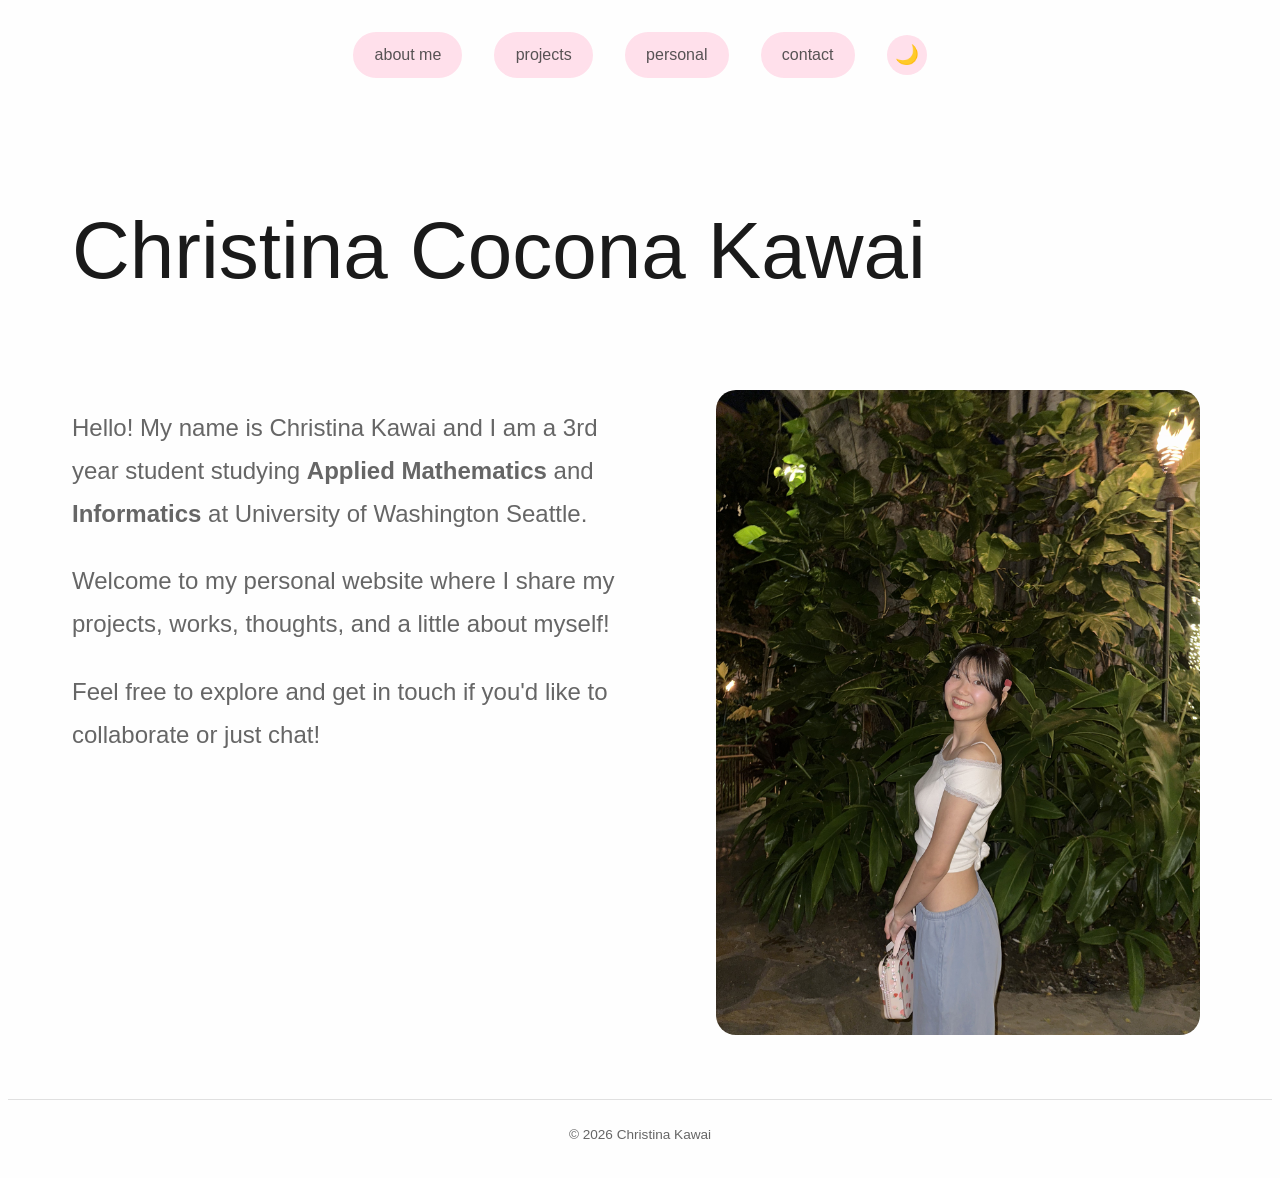
<file: index.html>
<!DOCTYPE html>
<html lang="en">
<head>
  <meta charset="UTF-8" />
  <meta name="viewport" content="width=device-width, initial-scale=1.0" />
  <title>Christina Kawai</title>

  <!-- This line links your CSS file to this HTML file -->
  <link rel="stylesheet" href="style.css" />
  <link rel="icon" type="image/png" sizes="64x64" href="img/logo2.png">
</head>
<body>


  <!-- ── TOP NAV BUTTONS ─────────────────────────── -->
  <nav class="top-nav">
    <a href="aboutMe.html" class="nav-pill">about me</a>
    <a href="projects.html" class="nav-pill">projects</a>
    <a href="personal.html" class="nav-pill">personal</a>
    <a href="contact.html" class="nav-pill">contact</a>
    
    <!-- Dark mode toggle -->
    <button class="theme-toggle" id="theme-toggle" aria-label="Toggle dark mode">
      <span id="theme-icon">🌙</span>
    </button>
  </nav>

  <!-- ── MAIN CONTENT ───────────────────────────── -->
  <main class="hero-container">
    
    <!-- Sliding name animation -->
    <div class="sliding-name-container">
      <h1 class="sliding-name" id="sliding-name">Christina Cocona Kawai</h1>
    </div>

    <!-- Content area with text and picture -->
    <div class="content-grid">
      
      <!-- Left side: text content -->
      <div class="text-content">
        <p>Hello! My name is Christina Kawai and I am a 3rd year student studying
          <strong>Applied Mathematics</strong> and <strong>Informatics</strong> at University of Washington Seattle.
        </p>
        <p>Welcome to my personal website where I share my projects, works, thoughts, and a little about myself!</p>
        <p>Feel free to explore and get in touch if you'd like to collaborate or just chat!</p>
      </div>

      <!-- Right side: picture -->
      <div class="picture-box">
        <img src="img/personal.jpg" alt="Picture of me (Christina)!" />
      </div>

    </div>
  </main>

  <footer>
    © 2026 Christina Kawai
  </footer>

  <script src="script.js"></script>
  <script src="cursor-trail.js"></script>

</body>
</html>
</file>
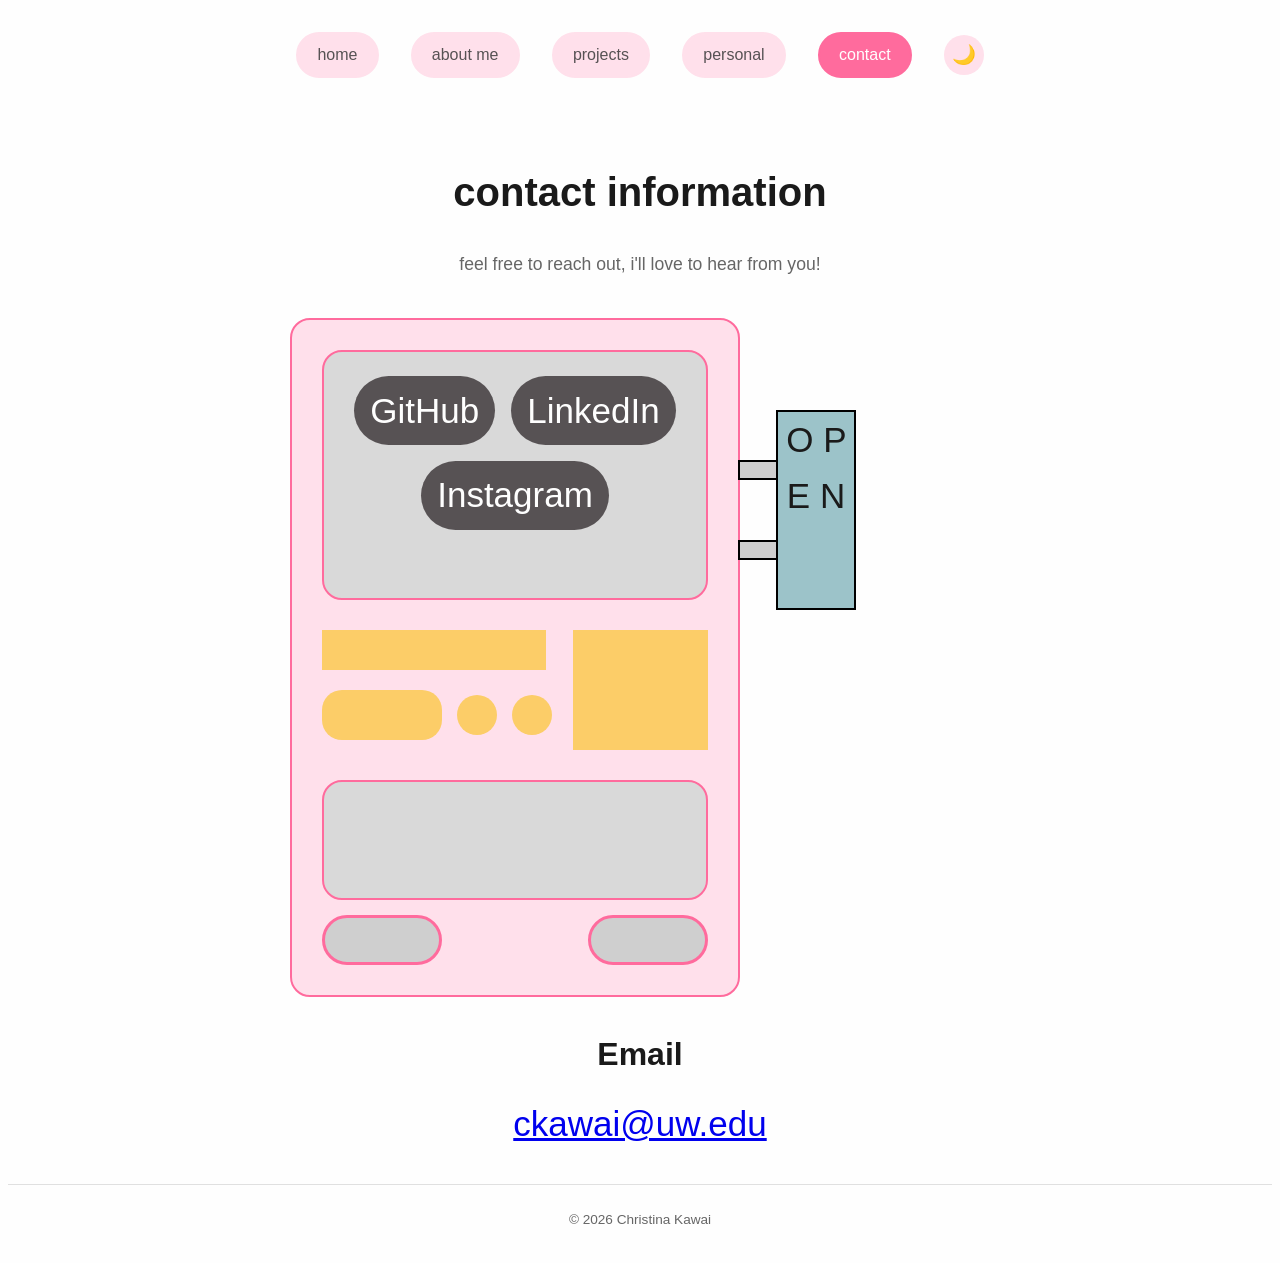
<file: contact.html>
<!DOCTYPE html>
<html lang="en" data-theme="light">
<head>
  <meta charset="UTF-8" />
  <meta name="viewport" content="width=device-width, initial-scale=1.0" />
  <title>Contact - Christina Kawai</title>
  <link rel="stylesheet" href="style.css" />
  <link rel="icon" type="image/png" sizes="64x64" href="img/logo.png">
</head>
<body>

  <nav class="top-nav">
    <a href="index.html" class="nav-pill">home</a>
    <a href="about.html" class="nav-pill">about me</a>
    <a href="projects.html" class="nav-pill">projects</a>
    <a href="personal.html" class="nav-pill">personal</a>
    <a href="contact.html" class="nav-pill active">contact</a>
    <button class="theme-toggle" id="theme-toggle">
      <span id="theme-icon">🌙</span>
    </button>
  </nav>

  <main class="page-content contact-page">
    <h1 class="page-title">contact information</h1>
    <p class="subtitle">feel free to reach out, i'll love to hear from you!</p>

    <div class="contact-box">
      <div class="vending-machine">
        <div class="top-screen">
          <div class="contact-links">
            <a href="https://github.com/christinakawai" target="_blank">GitHub</a>
            <a href="https://www.linkedin.com/in/christina-kawai/" target="_blank">LinkedIn</a>
            <a href="https://www.instagram.com/christinakawai/" target="_blank">Instagram</a>
          </div>
        </div>

        <div class="controls">
          <div class="display"></div>

          <div class="right-panel"></div>

          <div class="button-row">
            <div class="long-button"></div>
            <div class="small-button"></div>
            <div class="small-button"></div>
          </div>
        </div>

        <div class="bottom-slot"></div>

        <!-- Feet -->
        <div class="feet">
          <div class="foot"></div>
          <div class="foot"></div>
        </div>
        
        <div class="connector top-connector"></div>
        <div class="connector bottom-connector"></div>
        <div class="side-handle">
          <a>O</a>
          <a>P</a>
          <a>E</a>
          <a>N</a>
        </div>

      </div>
    </div>
        <h3>Email</h3>
        <a href="mailto:ckawai@uw.edu" class="contact-email">ckawai@uw.edu</a>
  </main>

  <footer>© 2026 Christina Kawai</footer>
  <script src="script.js"></script>
  <script src="cursor-trail.js"></script>

</body>
</html>
</file>
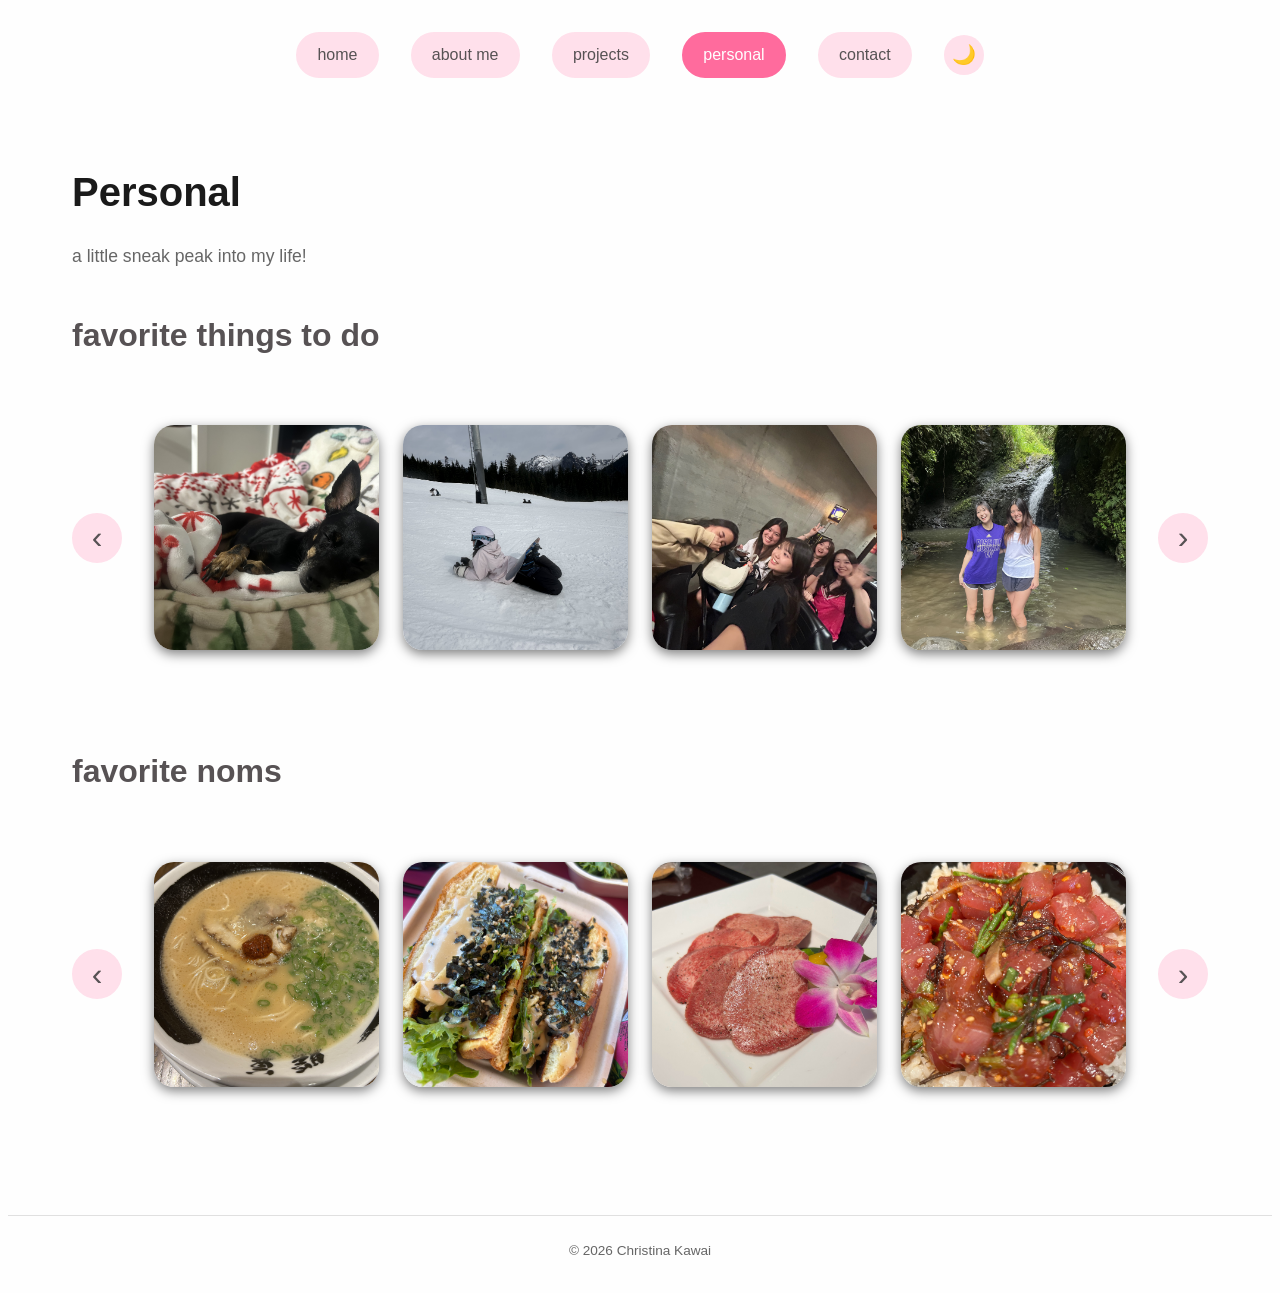
<file: personal.html>
<!DOCTYPE html>
<html lang="en" data-theme="light">
<head>
  <meta charset="UTF-8" />
  <meta name="viewport" content="width=device-width, initial-scale=1.0" />
  <title>Personal - Christina Kawai</title>
  <link rel="stylesheet" href="style.css" />
  <link rel="stylesheet" href="personal.css" />
  <link rel="icon" type="image/png" sizes="64x64" href="img/logo.png">
</head>
<body>

  <nav class="top-nav">
    <a href="index.html" class="nav-pill">home</a>
    <a href="aboutMe.html" class="nav-pill">about me</a>
    <a href="projects.html" class="nav-pill">projects</a>
    <a href="personal.html" class="nav-pill active">personal</a>
    <a href="contact.html" class="nav-pill">contact</a>
    <button class="theme-toggle" id="theme-toggle">
      <span id="theme-icon">🌙</span>
    </button>
  </nav>

  <main class="page-content">
    <h1 class="page-title">Personal</h1>
    <p class="subtitle">a little sneak peak into my life!</p>

    <section class="carousel-section">
      <h2 class="section-heading">favorite things to do</h2>
      
      <div class="carousel-container">
        <button class="carousel-btn prev" onclick="moveFavorites(-1)">‹</button>
        
        <div class="carousel-track" id="favorites-track">
          
          <!-- Item 1 -->
          <div class="carousel-item">
            <img src="img/kiki.jpg" alt="Favorite thing 1 (my dog named Kiki)" />
            <div class="hover-overlay">
              <p>hanging out with my lovely dog kiki (named after the cat from 
                kiki's delivery service).
              </p>
            </div>
          </div>

          <!-- Item 2 -->
          <div class="carousel-item">
            <img src="img/snowboard.jpg" alt="Favorite thing 2 (snowboarding)" />
            <div class="hover-overlay">
              <p>ever since moving to washington, i picked up a new hobby of snowboarding!</p>
            </div>
          </div>

          <!-- Item 3 -->
          <div class="carousel-item">
            <img src="img/friends.jpg" alt="Favorite thing 3 (hanging out with friends)" />
            <div class="hover-overlay">
              <p>hanging out with my friends from home.</p>
            </div>
          </div>

          <!-- Item 4 -->
          <div class="carousel-item">
            <img src="img/hiking.jpg" alt="Favorite thing 4 (hiking)" />
            <div class="hover-overlay">
              <p>growing up in Hawai'i, i did a lot of hiking!</p>
            </div>
          </div>

          <!-- Item 5 -->
          <div class="carousel-item">
            <img src="img/bunny.JPG" alt="Favorite thing 5 (bunny)" />
            <div class="hover-overlay">
              <p>Taking pictures of cute animals around campus.</p>
            </div>
          </div>

          <!-- Item 6 -->
          <div class="carousel-item">
            <img src="img/skating.jpg" alt="Favorite thing 6 (skating)" />
            <div class="hover-overlay">
              <p>I love to go ice skating!</p>
            </div>
          </div>

        </div>

        <button class="carousel-btn next" onclick="moveFavorites(1)">›</button>
      </div>
    </section>

    <!-- FAVORITE FOODS SECTION -->
    <section class="carousel-section">
      <h2 class="section-heading">favorite noms</h2>
      
      <div class="carousel-container">
        <button class="carousel-btn prev" onclick="moveFoods(-1)">‹</button>
        
        <div class="carousel-track" id="foods-track">
          
          <!-- Food 1 -->
          <div class="carousel-item">
            <img src="img/ramen.jpg" alt="Favorite food 1 )" />
            <div class="hover-overlay">
              <p>Ramen Danbo</p>
              <p>Seattle, WA</p>
              <p>I can eat 4 servings in one setting! (no joke)</p>
            </div>
          </div>

          <!-- Food 2 -->
          <div class="carousel-item">
            <img src="img/maui.JPG" alt="Favorite food 2 (ahi sandwich)" />
            <div class="hover-overlay">
              <p>Tobi's Poke and Shave Ice</p>
              <p>Maui, HI</p>
              <p>Best ahi sandwich I ever had!</p>
            </div>
          </div>

          <!-- Food 3 -->
          <div class="carousel-item">
            <img src="img/jojoen.jpg" alt="Favorite food 3 (jojoen yakiniku)" />
            <div class="hover-overlay">
              <p>Jojoen</p>
              <p>Yokohama, Japan</p>
              <p>Japanese style BBQ (Yakiniku) with best quality meats!</p>
            </div>
          </div>

          <!-- Food 4 -->
          <div class="carousel-item">
            <img src="img/poke.JPG" alt="Favorite food 4 (poke bowl)" />
            <div class="hover-overlay">
              <p>Ohana Poke House</p>
              <p>Honolulu, HI</p>
              <p>The spicy shoyu poke bowls are my favorite!</p>
            </div>
          </div>

          <!-- Food 5 -->
          <div class="carousel-item">
            <img src="img/tonkatsu.JPG" alt="Favorite food 5 (tonkatsu)" />
            <div class="hover-overlay">
              <p>Saku</p>
              <p>Vancouver, Canada</p>
              <p>Hire Katsu from Saku is honestly Japan quality!</p>
            </div>
          </div>

          <!-- Food 6 -->
          <div class="carousel-item">
            <img src="img/bingsu.jpg" alt="Favorite food 6 (bingsu)" />
            <div class="hover-overlay">
              <p>Sulbing</p>
              <p>Seoul, Korea</p>
              <p>One of the best bingsu I've ever tried!</p>
            </div>
          </div>

        </div>

        <button class="carousel-btn next" onclick="moveFoods(1)">›</button>
      </div>
    </section>

  </main>

  <footer>© 2026 Christina Kawai</footer>

  <script src="script.js"></script>
  <script src="personal.js"></script>
  <script src="cursor-trail.js"></script>

</body>
</html>
</file>
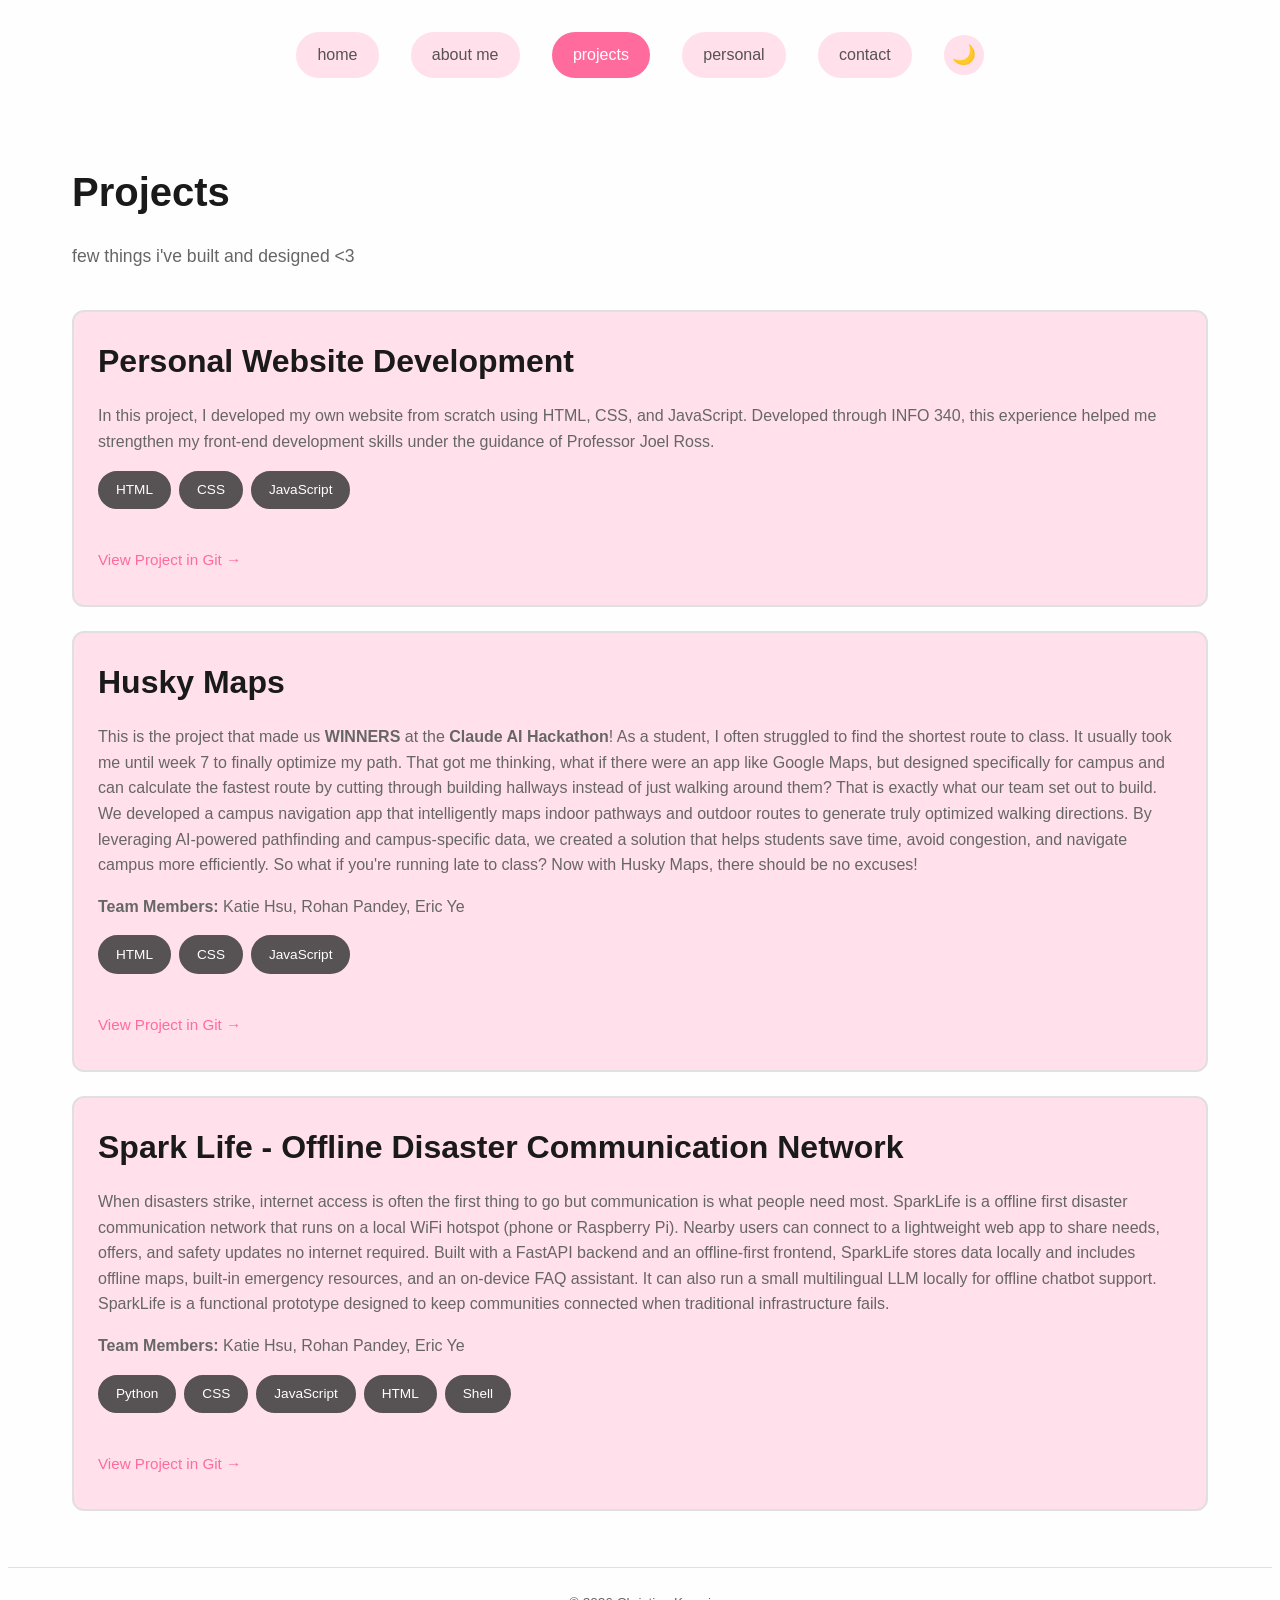
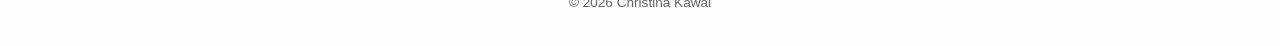
<file: projects.html>
<!DOCTYPE html>
<html lang="en" data-theme="light">
<head>
  <meta charset="UTF-8" />
  <meta name="viewport" content="width=device-width, initial-scale=1.0" />
  <title>Projects - Christina Kawai</title>
  <link rel="stylesheet" href="style.css" />
  <link rel="icon" type="image/png" sizes="64x64" href="img/logo.png">
</head>
<body>

  <nav class="top-nav">
    <a href="index.html" class="nav-pill">home</a>
    <a href="aboutMe.html" class="nav-pill">about me</a>
    <a href="projects.html" class="nav-pill active">projects</a>
    <a href="personal.html" class="nav-pill">personal</a>
    <a href="contact.html" class="nav-pill">contact</a>
    <button class="theme-toggle" id="theme-toggle">
      <span id="theme-icon">🌙</span>
    </button>
  </nav>

  <main class="page-content">
    <h1 class="page-title">Projects</h1>
    <p class="subtitle">few things i've built and designed <3 </p>

    <div class="project-card">
      <h3>Personal Website Development</h3>
      <p>In this project, I developed my own website from scratch using HTML, CSS, and JavaScript.
        Developed through INFO 340, this experience helped me strengthen my front-end development 
        skills under the guidance of Professor Joel Ross.
      </p>

      <div class="project-tags">
        <span class="tag">HTML</span>
        <span class="tag">CSS</span>
        <span class="tag">JavaScript</span>
      </div>
      <a href="https://github.com/christinakawai/personal-website.git" class="project-link">View Project in Git →</a>
    </div>

    <div class="project-card">
      <h3>Husky Maps</h3>
      <p>This is the project that made us <strong>WINNERS</strong> at the <strong>Claude AI Hackathon</strong>! As a student, 
        I often struggled to find the shortest route to class. It usually took me until week 7 to finally optimize my path. 
        That got me thinking, what if there were an app like Google Maps, but designed specifically for campus and can calculate the 
        fastest route by cutting through building hallways instead of just walking around them? That is exactly 
        what our team set out to build. We developed a campus navigation app that intelligently maps indoor 
        pathways and outdoor routes to generate truly optimized walking directions. By leveraging AI-powered 
        pathfinding and campus-specific data, we created a solution that helps students save time, avoid congestion, 
        and navigate campus more efficiently. So what if you're running late to class? Now with Husky Maps, there
        should be no excuses!
      </p>
      <p>
        <strong>Team Members:</strong> Katie Hsu, Rohan Pandey, Eric Ye
      </p>
      <div class="project-tags">
        <span class="tag">HTML</span>
        <span class="tag">CSS</span>
        <span class="tag">JavaScript</span>
      </div>
      <a href="https://github.com/ericyuxuanye/Claude-Project.git" class="project-link">View Project in Git →</a>
    </div>

    <div class="project-card">
      <h3>Spark Life - Offline Disaster Communication Network</h3>
      <p>When disasters strike, internet access is often the first thing to go but communication is what people need most. 
        SparkLife is a offline first disaster communication network that runs on a local WiFi hotspot 
        (phone or Raspberry Pi). Nearby users can connect to a lightweight web app to share needs, offers, and safety updates 
        no internet required. Built with a FastAPI backend and an offline-first frontend, SparkLife stores data locally and 
        includes offline maps, built-in emergency resources, and an on-device FAQ assistant. It can also run a small 
        multilingual LLM locally for offline chatbot support. SparkLife is a functional prototype designed to keep 
        communities connected when traditional infrastructure fails.
      </p>
      <p>
        <strong>Team Members:</strong> Katie Hsu, Rohan Pandey, Eric Ye
      </p>
      <div class="project-tags">
        <span class="tag">Python</span>
        <span class="tag">CSS</span>
        <span class="tag">JavaScript</span>
        <span class="tag">HTML</span>
        <span class="tag">Shell</span>
      </div>
      <a href="https://github.com/Rohan-Pandey1729/LifeSpark.git" class="project-link">View Project in Git →</a>
    </div>
  </main>

  <footer>© 2026 Christina Kawai</footer>
  <script src="script.js"></script>
  <script src="cursor-trail.js"></script>
</body>
</html>
</file>
<file: style.css>
/* ── THEME COLORS ───────────────────────────────────── */
:root {
  --bg:        #fefefe;
  --text:      #1a1a1a;
  --muted:     #666666;
  --border:    #e0e0e0;
  --accent:    #ff6b9d;
  --pill-bg:   #ffe0eb;
}

[data-theme="dark"] {
  --bg:        #575254;
  --text:      #fefefe;
  --muted:     #d0cbcb;
  --border:    #e0e0e0;
  --accent:    #ff6b9d;
  --pill-bg:   #ffe0eb;
}

/* ── RESET & BASE ───────────────────────────────────── */
* {
  box-sizing: border-box;
}

html {
  scroll-behavior: smooth;
}

body {
  font-family: sans-serif;
  font-size: 35px;
  line-height: 1.6;
  color: var(--text);
  background: var(--bg);
  transition: background 0.3s, color 0.3s;
  min-height: 100vh;
  display: flex;
  flex-direction: column;
}


/* ── TOP NAV PILLS ──────────────────────────────────── */
.top-nav {
  display: flex;
  justify-content: center;
  align-items: center;
  gap: 2rem;
  padding: 1.5rem;
  flex-wrap: wrap;
}

.nav-pill {
  padding: 0.5rem 1.2rem;
  background: var(--pill-bg);
  text-decoration: none;
  border-radius: 50px;
  font-size: 1rem;
  transition: transform 0.2s, background 0.2s;
  border: 2px solid var(--pill-bg);
  color: #575254;
}

.nav-pill:hover {
  transform: scale(1.05);
  border-color: var(--accent);
}

.nav-pill.active {
  background: var(--accent);
  color: white;
  border-color: var(--accent);
}

/* Dark mode toggle */
.theme-toggle {
  background: var(--pill-bg);
  border: none;
  border-radius: 50%;
  width: 40px;
  height: 40px;
  cursor: pointer;
  font-size: 1.2rem;
  transition: transform 0.2s;
  display: flex;
  align-items: center;
  justify-content: center;
}

.theme-toggle:hover {
  transform: scale(1.1);
}

/* ── HERO CONTAINER (home page) ─────────────────────── */
.hero-container {
  flex: 1;
  display: flex;
  flex-direction: column;
  justify-content: center;
  padding: 2rem 4rem;
  width: 100%;
}

/* ── SLIDING NAME ANIMATION ─────────────────────────── */
.sliding-name-container {
  overflow: hidden;
  margin-bottom: 3rem;
  position: relative;
  height: 200px;
}

.sliding-name {
  font-size: 5rem;
  font-weight: normal;
  white-space: nowrap;
  position: absolute;
  color: var(--text);
  animation: slideLeftToRight 10s linear infinite;
}

@keyframes slideLeftToRight {
  0% {
    transform: translateX(-100%);
  }
  100% {
    transform: translateX(100%);
  }
}

/* ── CONTENT GRID (text + picture) ──────────────────── */
.content-grid {
  display: grid;
  grid-template-columns: 2fr 500px;
  gap: 4rem;
  align-items: start;
  max-width: 1400px;
  margin: 0 auto;
}

.text-content {
  font-size: 1.5rem;
  line-height: 1.8;
  max-width: 900px;
}

.text-content p {
  margin-bottom: 1rem;
  color: var(--muted);
}

/* ── PICTURE BOX ────────────────────────────────────── */
.picture-box {
  padding: 0.5rem;
  position: relative;
  text-align: center;
}

.picture-box img {
  width: 100%;
  object-fit: cover;
  margin-bottom: 0.5rem;
  border-radius: 20px;
}

/* ── PAGE CONTENT (for other pages) ─────────────────── */
.page-content {
  flex: 1;
  padding: 2rem 4rem;
  width: 100%;
}

.page-title {
  font-size: 2.5rem;
  margin-bottom: 0.5rem;
}

.subtitle {
  color: var(--muted);
  font-size: 1.1rem;
  margin-bottom: 2.5rem;
}

/* ── ABOUT LAYOUT ───────────────────────────────────── */
.about-layout {
  display: grid;
  grid-template-columns: 1fr 1fr;
  gap: 2rem;
  margin-bottom: 2rem;
}

.about-text p {
  color: var(--muted);
  font-size: 2rem;
  margin-bottom: 1rem;
}

.about-photos {
  display: grid;
  gap: 1rem;
}

.about-photos img {
  width: 80%;
  border-radius: 20px;
  margin: 0 auto;
  display: block;
}

/* ── TAGS ───────────────────────────────────────────── */
h3 {
  font-size: 2rem;
  margin-top: 2rem;
  margin-bottom: 1rem;
}

.tags {
  display: flex;
  flex-wrap: wrap;
  gap: 0.6rem;
}

.tag {
  padding: 0.4rem 1rem;
  background: var(--pill-bg);
  border-radius: 20px;
  font-size: 1.2rem;
}

.tag:hover {
  transform: scale(1.15) !important;
  background: #ff6b9d;
  color: white;
  z-index: 10;
}



[data-theme="dark"] .cloud-tag {
  color: #fefefe;
}

/* ── PROJECT CARDS ──────────────────────────────────── */
.project-card {
  background: var(--pill-bg);
  border: 2px solid var(--border);
  border-radius: 12px;
  padding: 1.5rem;
  margin-bottom: 1.5rem;
}

.project-card h3 {
  color: #1a1a1a;
  font-size: 2rem;
  margin-top: 0;
  margin-bottom: 0.5rem;
}

.project-card p {
  color: #666666;
  font-size: 1rem;
  margin-bottom: 1rem;
}

.project-tags {
  display: flex;
  flex-wrap: wrap;
  gap: 0.5rem;
  margin-bottom: 1rem;
}

.project-tags .tag {
  padding: 0.4rem 1rem;
  background: #575254;
  color: white;
  border-radius: 50px;
  font-size: 0.85rem;
  border: 2px solid #575254;
}

.project-link {
  color: var(--accent);
  text-decoration: none;
  font-size: 0.95rem;
  transition: opacity 0.2s;
}

.project-link:hover {
  opacity: 0.7;
}

/* ── PERSONAL SECTIONS ──────────────────────────────── */
.personal-section {
  margin-bottom: 2rem;
}

.personal-section p {
  color: var(--muted);
}

.photo-gallery {
  display: grid;
  grid-template-columns: repeat(3, 1fr);
  gap: 1rem;
  margin-top: 2rem;
}

.photo-gallery img {
  width: 100%;
  aspect-ratio: 1;
  object-fit: cover;
  border-radius: 8px;
  border: 2px solid var(--border);
}

/* ── CONTACT PAGE ───────────────────────────────────── */
.contact-page {
  text-align: center;
  display: flex;
  align-items: center;
  flex-direction: column;
}

.contact-box {
  width: 700px;
  margin: 0 auto;
  justify-content: center;
  position: relative;
}

.vending-machine {
  background: #ffe0eb;
  width: 450px;
  padding: 30px;
  border-radius: 20px;
  border: 2px solid #ff6b9d;
  position: relative;
}

.top-screen {
  height: 250px;
  background: #d9d9d9;
  border-radius: 20px;
  border: 2px solid #ff6b9d;
  margin-bottom: 30px;
}

.contact-links {
  display: flex;
  justify-content: center;
  flex-wrap: wrap;
  gap: 1rem;
  padding: 1.5rem;
}

.contact-links a {
  color: #fefefe;
  text-decoration: none;
  padding: 0.4rem 1rem;
  background: #575254;
  border-radius: 50px;
  transition: transform 0.2s;
}

.contact-links a:hover {
  transform: scale(1.05);
}

.controls {
  position: relative;
}

.display {
  height: 40px;
  width: 58%;
  background: #fccd68;
  margin-bottom: 20px;
}

.right-panel {
  position: absolute;
  right: 0;
  top: 0;
  width: 35%;
  height: 120px;
  background: #fccd68;
}

.button-row {
  display: flex;
  align-items: center;
  gap: 15px;
}

.long-button {
  width: 120px;
  height: 50px;
  background: #fccd68;
  border-radius: 20px;
}

.small-button {
  width: 40px;
  height: 40px;
  background: #fccd68;
  border-radius: 50%;
}

/* Bottom Slot */
.bottom-slot {
  margin-top: 40px;
  height: 120px;
  background: #d9d9d9;
  border-radius: 20px;
  border: 2px solid #ff6b9d;
}

/* Feet */
.feet {
  display: flex;
  justify-content: space-between;
  margin-top: 15px;
}

.foot {
  width: 120px;
  height: 50px;
  background: #cfcfcf;
  border-radius: 30px;
  border: 3px solid #ff6b9d;
}

.connector {
  position: absolute;
  right: -40px;
  width: 40px;
  height: 20px;
  background: #cfcfcf;
  border: 2px solid black;
}

.top-connector {
  top: 140px;
}

.bottom-connector {
  top: 220px;
}

/* Side Handle */
.side-handle {
  position: absolute;
  right: -118px;          /* attach to right side */
  top: 90px;
  width: 80px;
  height: 200px;
  background: #9cc3c9;
  border: 2px solid black;
  text-align: center;
}

.side-handle a {
  text-orientation: upright;
}

/* ── FOOTER ─────────────────────────────────────────── */
footer {
  text-align: center;
  padding: 1.5rem;
  color: var(--muted);
  font-size: 0.85rem;
  border-top: 1px solid var(--border);
  margin-top: auto;
}

/* ── RESPONSIVE ─────────────────────────────────────── */
@media (max-width: 700px) {
  .sliding-name {
    font-size: 2rem;
  }

  .content-grid {
    grid-template-columns: 1fr;
  }

  .picture-box {
    max-width: 250px;
    margin: 0 auto;
  }

  .about-layout {
    grid-template-columns: 1fr;
  }

  .photo-gallery {
    grid-template-columns: repeat(2, 1fr);
  }

  .top-nav {
    gap: 0.5rem;
  }

  .nav-pill {
    font-size: 0.8rem;
    padding: 0.4rem 1rem;
  }
}

/* ── CURSOR SPARKLE EFFECT ───────────────────────────── */
.cursor-glow {
  position: fixed;
  pointer-events: none;
  z-index: 9999;
  width: 20px;
  height: 20px;
  background: radial-gradient(circle, rgba(255, 107, 157, 0.8) 0%, rgba(255, 182, 193, 0.4) 40%, transparent 70%);
  border-radius: 50%;
  transform: translate(-50%, -50%);
  transition: opacity 0.3s;
  mix-blend-mode: screen;
  filter: blur(3px);
  box-shadow: 0 0 15px rgba(255, 107, 157, 0.6),
              0 0 30px rgba(255, 107, 157, 0.4);
}
</file>
<file: personal.css>
/* ── PERSONAL PAGE CAROUSEL STYLES ───────────────────── */

.carousel-section {
  margin-bottom: 4rem;
}

.section-heading {
  font-size: 2rem;
  margin-bottom: 2rem;
  color: #575254;
}

[data-theme="dark"] .section-heading {
  color: #fefefe;
}

.carousel-container {
  display: flex;
  align-items: center;
  gap: 2rem;
  position: relative;
  padding: 2rem 0;
}

.carousel-track {
  display: grid;
  grid-template-columns: repeat(4, 1fr);
  gap: 1.5rem;
  width: 100%;
  overflow: visible;
}

.carousel-item {
  position: relative;
  aspect-ratio: 1;
  border-radius: 20px;
  overflow: hidden;
  cursor: pointer;
  transition: transform 0.3s;
  box-shadow: 0 4px 12px rgba(0, 0, 0, 0.5);
}

.carousel-item:hover {
  transform: scale(1.02);
  box-shadow: 0 12px 24px rgba(255, 107, 157, 0.3);
}

.carousel-item img {
  width: 100%;
  height: 100%;
  object-fit: cover;
  display: block;
}

/* Hover overlay with pink translucent background */
.hover-overlay {
  position: absolute;
  top: 0;
  left: 0;
  right: 0;
  bottom: 0;
  background: linear-gradient(135deg, rgba(252, 158, 189, 0.9), rgba(255, 254, 254, 0.85));
  backdrop-filter: blur(4px);
  display: flex;
  align-items: center;
  justify-content: center;
  padding: 1.5rem;
  opacity: 0;
  transition: opacity 0.3s;
  flex-direction: column;
}

.carousel-item:hover .hover-overlay {
  opacity: 1;
}

.hover-overlay p {
  color: #203f5f;
  animation: fadeInUp 0.4s ease;
  font-size: 1rem;
  text-align: center;
  line-height: 1.5;
  margin: 0;
}

/* Carousel navigation buttons */
.carousel-btn {
  background: #ffe0eb;
  border: 2px solid #ffe0eb;
  border-radius: 50%;
  width: 50px;
  height: 50px;
  font-size: 2rem;
  cursor: pointer;
  display: flex;
  align-items: center;
  justify-content: center;
  color: #575254;
  transition: transform 0.2s, background 0.2s;
  flex-shrink: 0;
}

.carousel-btn:hover {
  transform: scale(1.1);
  background: #ff6b9d;
  color: white;
}

.carousel-btn:active {
  transform: scale(0.95);
}

/* Hidden items for carousel scroll effect */
.carousel-item.hidden {
  display: none;
}

/* ── RESPONSIVE ──────────────────────────────────────── */
@media (max-width: 900px) {
  .carousel-track {
    grid-template-columns: repeat(3, 1fr);
    gap: 1rem;
  }
}

@media (max-width: 600px) {
  .carousel-track {
    grid-template-columns: repeat(2, 1fr);
    gap: 0.8rem;
  }

  .carousel-btn {
    width: 40px;
    height: 40px;
    font-size: 1.5rem;
  }

  .section-heading {
    font-size: 1.5rem;
  }

  .hover-overlay p {
    font-size: 0.85rem;
  }
}
</file>
